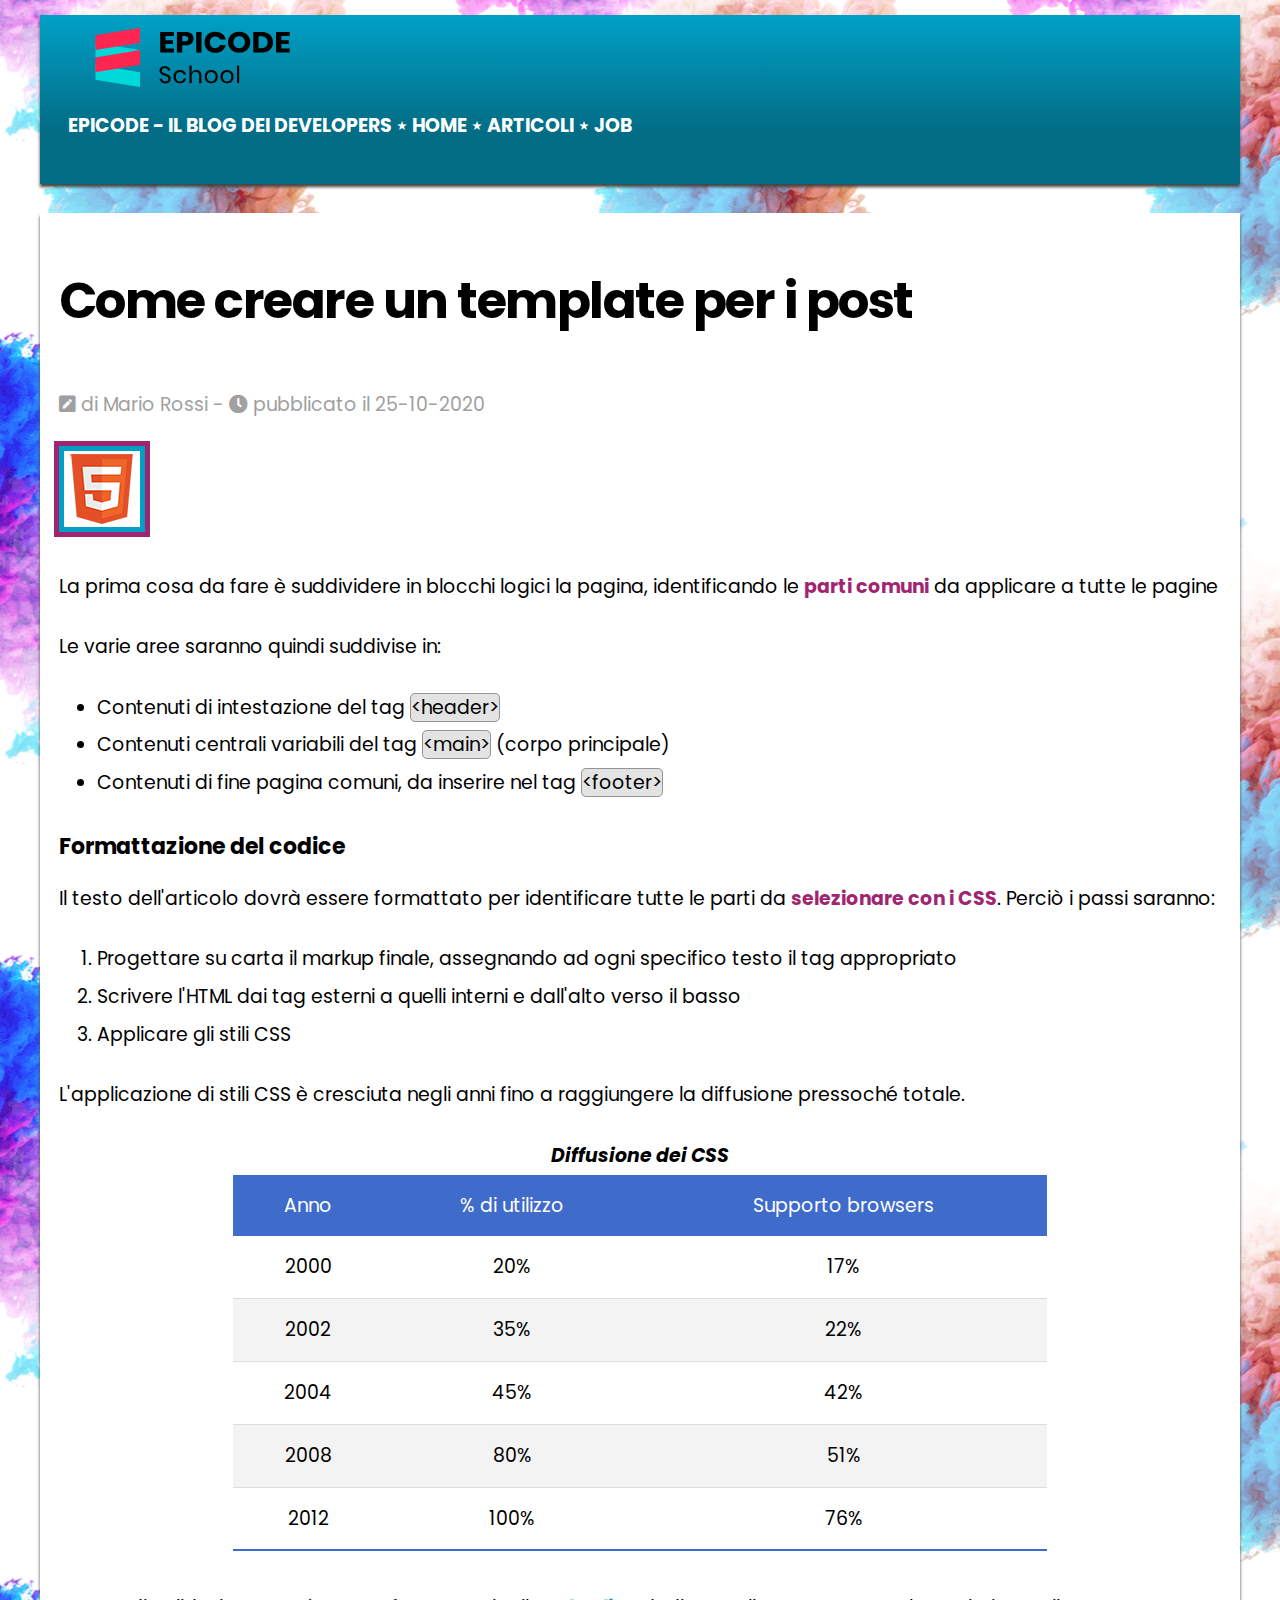
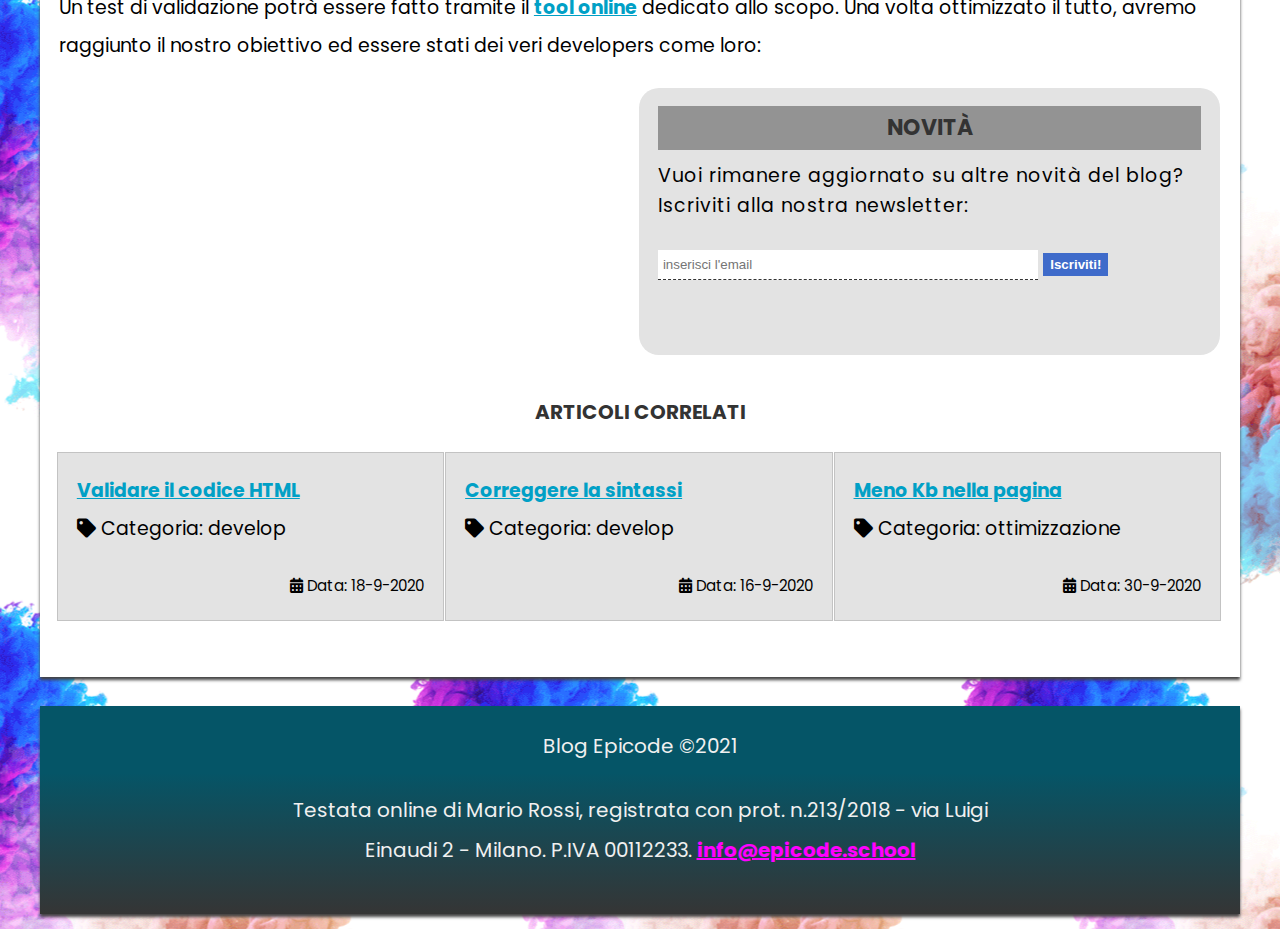
<file: Day1/base_di_partenza/index.html>
<!DOCTYPE html>
<html lang="it">

<head>
    <meta charset="utf-8">
    <title>Sviluppo di una pagina web - Blog Epicode</title>
    <meta name="description"
        content="Primi passi operativi per creare un modello di pagina HTML per un post. Scopri come iniziare in modo facile.">
    <meta name="viewport" content="width=device-width, initial-scale=1">
    <link rel="preconnect" href="https://fonts.gstatic.com">
    <link href="https://fonts.googleapis.com/css2?family=Poppins&display=swap" rel="stylesheet">
    <link rel="stylesheet" href="./assets/css/font-awesome.css">
    <link rel="stylesheet" href="./assets/css/reset.css">
    <link rel="stylesheet" href="./assets/css/style.css">
</head>

<body>
    <header>
        <div>
            <img src="./assets/img/logo.svg" alt="logo del blog" width="250" height="60">
            <p>Epicode - Il blog dei developers</p>
        </div>
        <nav>
            <ul>
                <li><a href="index.html" title="Home Page">Home</a></li>
                <li><a href="articoli.html" title="Elenco degli articoli tecnici pubblicati">Articoli</a></li>
                <li><a href="contatti.html" title="Candidati inviando un tuo cv">Job</a></li>
            </ul>
        </nav>

    </header>

    <hr>

    <main>
        <article>
            <h1>Come creare un template per i post</h1>
            <p><i class="fas fa-pen-square"></i> di Mario Rossi - <span><i class="fas fa-clock"></i> pubblicato il
                    25-10-2020</span></p>
                </p>
                <img src="./assets/img/badge.png" alt="Logo HTML5" id="logoHtml" />
                <p>
            <p>La prima cosa da fare è suddividere in blocchi logici la pagina, identificando le <strong>parti
                    comuni</strong> da applicare a tutte le pagine</p>

            <p>Le varie aree saranno quindi suddivise in:</p>
            <ul>
                <li>Contenuti di intestazione del tag <code>&lt;header&gt;</code></li>
                <li>Contenuti centrali variabili del tag <code>&lt;main&gt;</code> (corpo principale)</li>
                <li>Contenuti di fine pagina comuni, da inserire nel tag <code>&lt;footer&gt;</code></li>
            </ul>

            <h2>Formattazione del codice</h2>
            <p>Il testo dell'articolo dovrà essere formattato per identificare tutte le parti da <strong>selezionare con
                    i CSS</strong>. Perciò i passi saranno:</p>
            <ol>
                <li>Progettare su carta il markup finale, assegnando ad ogni specifico testo il tag appropriato</li>
                <li>Scrivere l'HTML dai tag esterni a quelli interni e dall'alto verso il basso</li>
                <li>Applicare gli stili CSS</li>
            </ol>

            <p>L'applicazione di stili CSS è cresciuta negli anni fino a raggiungere la diffusione pressoché totale.</p>

            <table>
                <caption>Diffusione dei CSS</caption>
                <thead>
                    <tr>
                        <th>Anno</th>
                        <th>% di utilizzo</th>
                        <th>Supporto browsers</th>
                    </tr>
                </thead>
                <tbody>
                    <tr>
                        <td>2000</td>
                        <td>20&percnt;</td>
                        <td>17&percnt;</td>
                    </tr>
                    <tr>
                        <td>2002</td>
                        <td>35&percnt;</td>
                        <td>22&percnt;</td>
                    </tr>
                    <tr>
                        <td>2004</td>
                        <td>45&percnt;</td>
                        <td>42&percnt;</td>
                    </tr>
                    <tr>
                        <td>2008</td>
                        <td>80&percnt;</td>
                        <td>51&percnt;</td>
                    </tr>
                    <tr>
                        <td>2012</td>
                        <td>100&percnt;</td>
                        <td>76&percnt;</td>
                    </tr>
                </tbody>
            </table>

            <p>Un test di validazione potrà essere fatto tramite il <a href="https://jigsaw.w3.org/css-validator/"
                    target="blank" title="Validatore CSS online del W3C">tool online</a> dedicato allo scopo. Una volta
                ottimizzato il tutto, avremo raggiunto il nostro obiettivo ed essere stati dei veri developers come
                loro:</p>

            <iframe width="300" height="300" src="https://www.youtube.com/embed/dvOvHXruEDM"
                title="YouTube video player"
                allow="accelerometer; autoplay; clipboard-write; encrypted-media; gyroscope; picture-in-picture"
                allowfullscreen></iframe>

            <section>
                <h2>Novità</h2>
                <p id="Iscriviti">Vuoi rimanere aggiornato su altre novità del blog? Iscriviti alla nostra newsletter:</p>

                <form method="POST" action="elabora_form.php">
                    <fieldset>
                        <input type="email" name="user_email" id="user_email" placeholder="inserisci l'email" required>
                        <button type="submit">Iscriviti!</button>
                    </fieldset>
                </form>
            </section>

        </article>

        <aside>
            <h2>Articoli correlati</h2>
            <div>
                <a href="post2.html"
                    title="Passaggi guidati per validare correttamente tutto il codice sviluppato">Validare il codice
                    HTML</a>
                <p><i class="fas fa-tag"></i> Categoria: develop</p>
                <p><i class="fas fa-calendar-alt"></i> Data: 18-9-2020</p>
            </div>

            <div>
                <a href="post3.html"
                    title="Passaggi guidati per controllare e correggere tutto il codice sviluppato">Correggere la
                    sintassi</a>
                <p><i class="fas fa-tag"></i> Categoria: develop</p>
                <p><i class="fas fa-calendar-alt"></i> Data: 16-9-2020</p>
            </div>

            <div>
                <a href="post4.html" title="Consigli ed approcci per ridurre il peso della pagina">Meno Kb nella
                    pagina</a>
                <p><i class="fas fa-tag"></i> Categoria: ottimizzazione</p>
                <p><i class="fas fa-calendar-alt"></i> Data: 30-9-2020</p>
            </div>
        </aside>
    </main>

    <hr>

    <footer>
        <p>Blog Epicode &copy;2021</p>
        <address>Testata online di Mario Rossi, registrata con prot. n.213/2018 - via Luigi Einaudi 2 - Milano. P.IVA
            00112233. <a href="mailto:info@epicode.school"
                title="contattami per informazioni/lavoro/privacy">info@epicode.school</a></address>
    </footer>

</body>

</html>
</file>
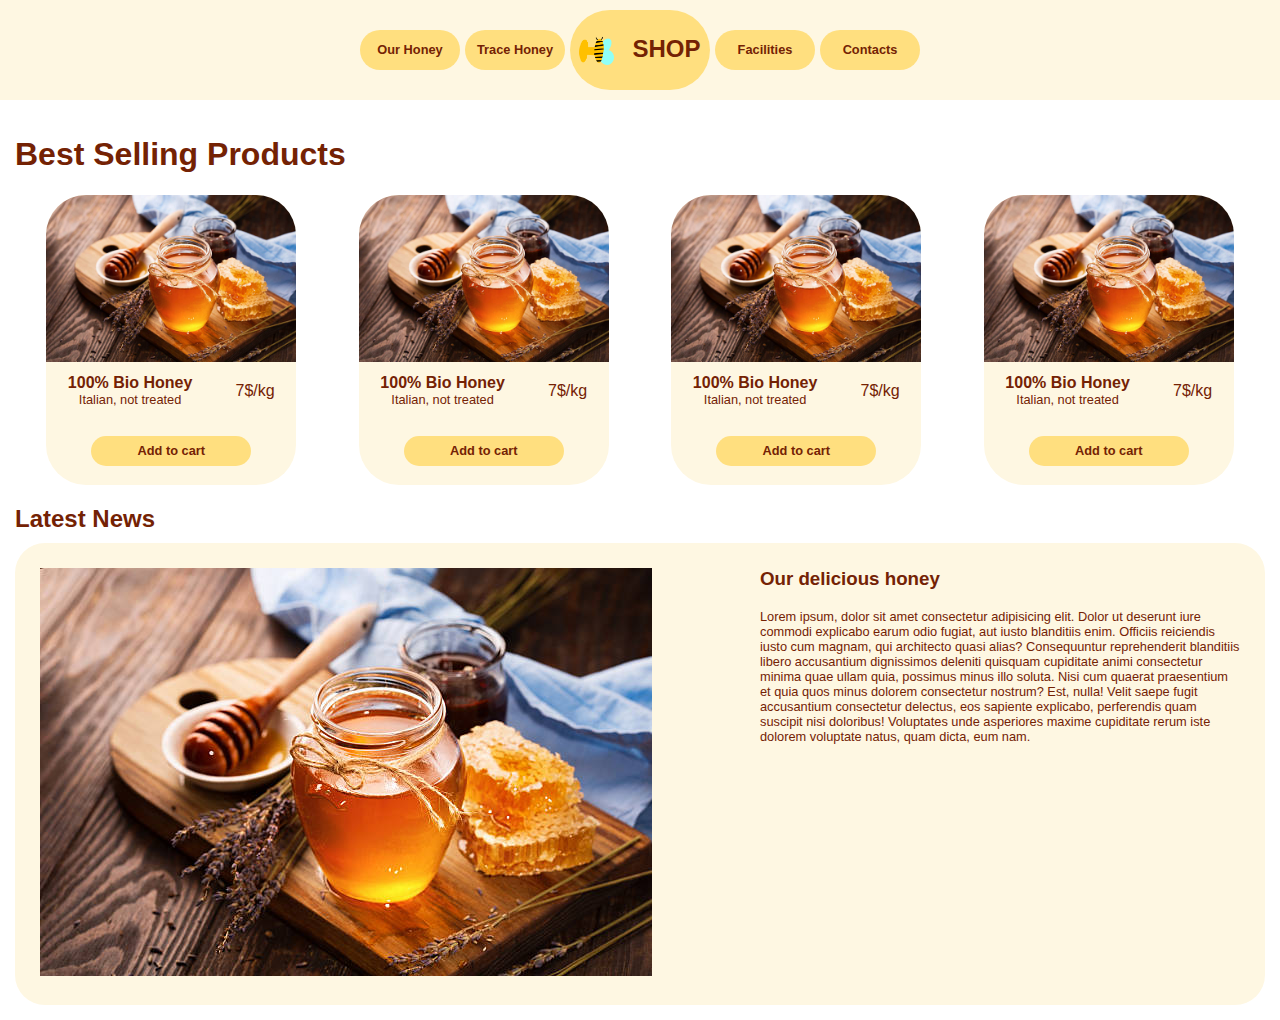
<file: Day3/layout.html>
<!DOCTYPE html>
<html lang="en">
  <head>
    <meta charset="UTF-8" />
    <meta name="viewport" content="width=device-width, initial-scale=1.0" />
    <title>As sweet as... Honey</title>
    <link rel="stylesheet" href="./assets /css/layout.css" />
  </head>
  <body>
    <div>
      <header>
        <nav>
          <ul>
            <li>Our Honey</li>
            <li>Trace Honey</li>
            <li id="shop-btn">
              <img
                src="../Day3/assets /imgs/logo.png"
                alt="Honey logo"
                width="35px"
              />SHOP
            </li>
            <li>Facilities</li>
            <li>Contacts</li>
          </ul>
        </nav>
      </header>
      <main>
        <h1>Best Selling Products</h1>
        <div class="cards-container">
          <div class="cards">
            <div class="honey-img">
              <img src="../Day3/assets /imgs/honey.jpg" alt="Our honey" />
            </div>
            <div class="card-content">
              <div class="product-description">
                <h4>100% Bio Honey</h4>
                <p>Italian, not treated</p>
              </div>
              <div class="product-price"><p>7$/kg</p></div>
            </div>
            <button>Add to cart</button>
          </div>
          <div class="cards">
            <div class="honey-img">
              <img src="../Day3/assets /imgs/honey.jpg" alt="Our honey" />
            </div>
            <div class="card-content">
              <div class="product-description">
                <h4>100% Bio Honey</h4>
                <p>Italian, not treated</p>
              </div>
              <div class="product-price"><p>7$/kg</p></div>
            </div>
            <button>Add to cart</button>
          </div>
          <div class="cards">
            <div class="honey-img">
              <img src="../Day3/assets /imgs/honey.jpg" alt="Our honey" />
            </div>
            <div class="card-content">
              <div class="product-description">
                <h4>100% Bio Honey</h4>
                <p>Italian, not treated</p>
              </div>
              <div class="product-price"><p>7$/kg</p></div>
            </div>
            <button>Add to cart</button>
          </div>
          <div class="cards">
            <div class="honey-img">
              <img src="../Day3/assets /imgs/honey.jpg" alt="Our honey" />
            </div>
            <div class="card-content">
              <div class="product-description">
                <h4>100% Bio Honey</h4>
                <p>Italian, not treated</p>
              </div>
              <div class="product-price"><p>7$/kg</p></div>
            </div>
            <button>Add to cart</button>
          </div>
        </div>
        <div class="main-article">
          <h2>Latest News</h2>
          <div class="article-container">
            <div class="article-text">
              <h3>Our delicious honey</h3>
              <p>
                Lorem ipsum, dolor sit amet consectetur adipisicing elit. Dolor
                ut deserunt iure commodi explicabo earum odio fugiat, aut iusto
                blanditiis enim. Officiis reiciendis iusto cum magnam, qui
                architecto quasi alias? Consequuntur reprehenderit blanditiis
                libero accusantium dignissimos deleniti quisquam cupiditate
                animi consectetur minima quae ullam quia, possimus minus illo
                soluta. Nisi cum quaerat praesentium et quia quos minus dolorem
                consectetur nostrum? Est, nulla! Velit saepe fugit accusantium
                consectetur delectus, eos sapiente explicabo, perferendis quam
                suscipit nisi doloribus! Voluptates unde asperiores maxime
                cupiditate rerum iste dolorem voluptate natus, quam dicta, eum
                nam.
              </p>
            </div>
            <div class="article-img">
              <img src="../Day3/assets /imgs/honey.jpg" alt="Our honey" />
            </div>
          </div>
        </div>
      </main>
    </div>
  </body>
</html>
</file>
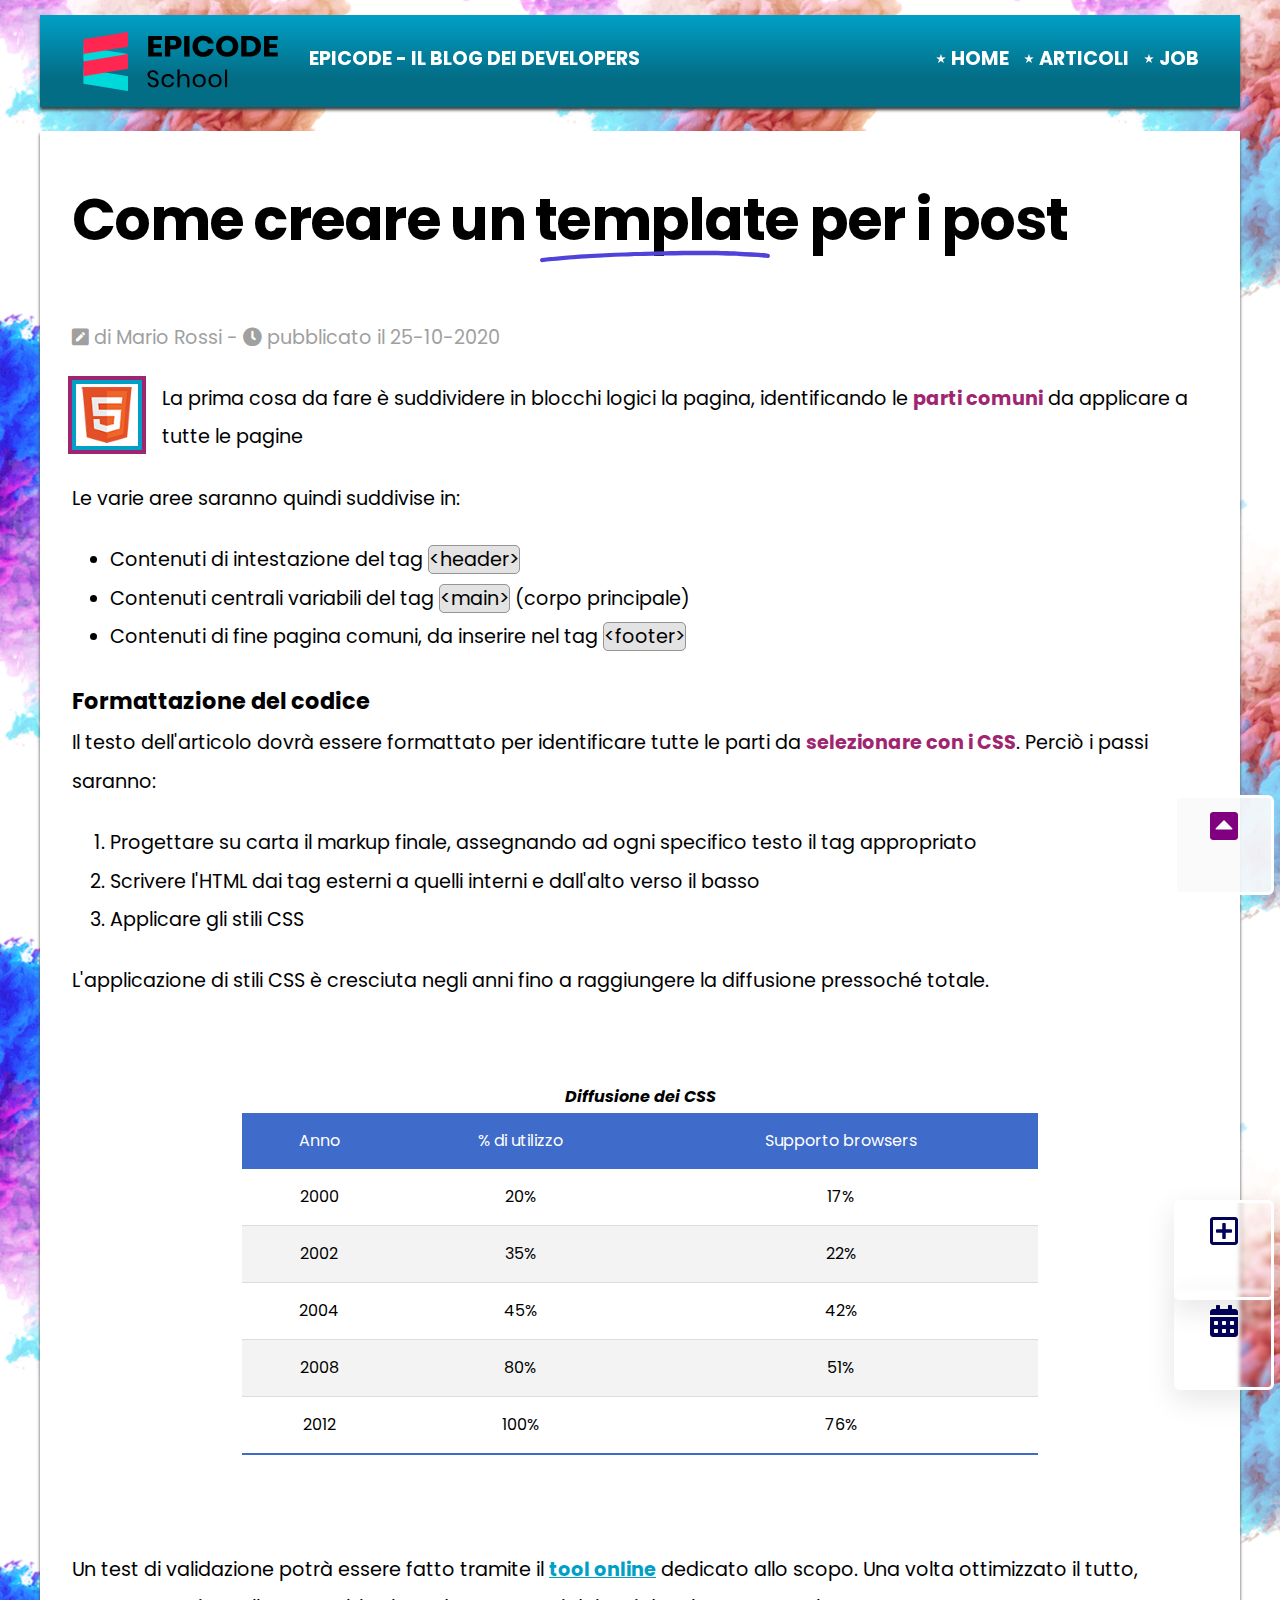
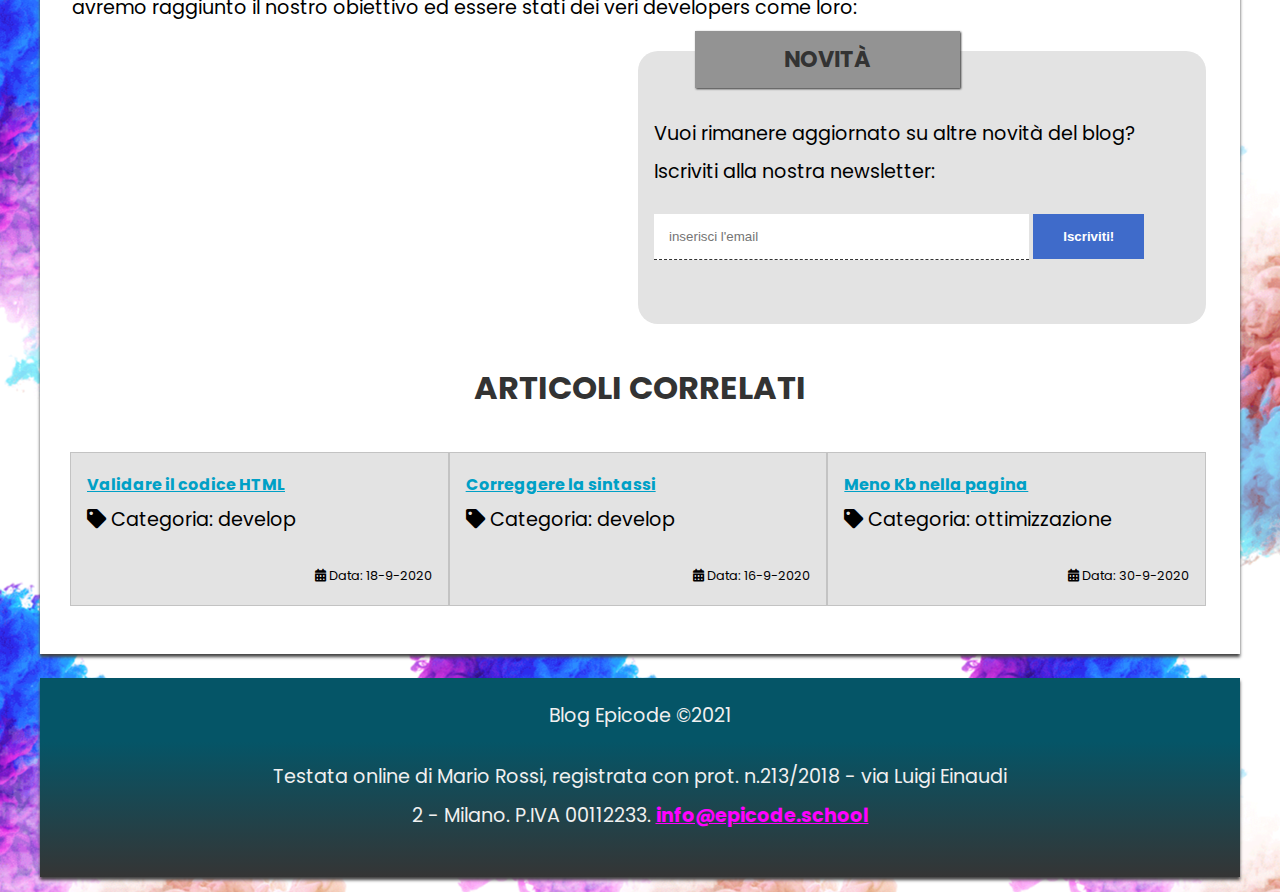
<file: Day2/base_di_partenza/articolo.html>
<!DOCTYPE html>
<html lang="it">
  <head>
    <meta charset="utf-8" />
    <title>Sviluppo di una pagina web - Blog Epicode</title>
    <meta
      name="description"
      content="Primi passi operativi per creare un modello di pagina HTML per un post. Scopri come iniziare in modo facile."
    />
    <meta name="viewport" content="width=device-width, initial-scale=1" />
    <link rel="preconnect" href="https://fonts.gstatic.com" />
    <link
      href="https://fonts.googleapis.com/css2?family=Poppins&display=swap"
      rel="stylesheet"
    />
    <link rel="stylesheet" href="./assets/css/font-awesome.css" />
    <link rel="stylesheet" href="./assets/css/reset.css" />
    <link rel="stylesheet" href="./assets/css/style.css" />
  </head>

  <body id="top">
    <header>
      <div class="brand">
        <img
          src="./assets/img/logo.svg"
          alt="logo del blog"
          width="250"
          height="60"
        />
        <p>Epicode - Il blog dei developers</p>
      </div>
      <nav>
        <ul>
          <li><a href="./index.html" title="Home Page">Home</a></li>
          <li>
            <a
              href="./articoli.html"
              title="Elenco degli articoli tecnici pubblicati"
              >Articoli</a
            >
          </li>
          <li>
            <a href="./contatti.html" title="Candidati inviando un tuo cv"
              >Job</a
            >
          </li>
        </ul>
      </nav>
    </header>

    <hr />

    <main>
      <article class="clearfix">
        <h1>
          Come creare un
          <span
            >template per i post<img
              src="./assets/img/underline.svg"
              alt="sottolineatura"
          /></span>
        </h1>
        <p>
          <i class="fas fa-pen-square"></i> di Mario Rossi -
          <span><i class="fas fa-clock"></i> pubblicato il 25-10-2020</span>
        </p>
        <img
          src="./assets/img/badge.png"
          class="imgLeft"
          alt="logo Html5"
          width="70"
          height="70"
        />
        <p>
          La prima cosa da fare è suddividere in blocchi logici la pagina,
          identificando le <strong>parti comuni</strong> da applicare a tutte le
          pagine
        </p>

        <p>Le varie aree saranno quindi suddivise in:</p>
        <ul>
          <li>Contenuti di intestazione del tag <code>&lt;header&gt;</code></li>
          <li>
            Contenuti centrali variabili del tag
            <code>&lt;main&gt;</code> (corpo principale)
          </li>
          <li>
            Contenuti di fine pagina comuni, da inserire nel tag
            <code>&lt;footer&gt;</code>
          </li>
        </ul>

        <h2>Formattazione del codice</h2>
        <p>
          Il testo dell'articolo dovrà essere formattato per identificare tutte
          le parti da <strong>selezionare con i CSS</strong>. Perciò i passi
          saranno:
        </p>
        <ol>
          <li>
            Progettare su carta il markup finale, assegnando ad ogni specifico
            testo il tag appropriato
          </li>
          <li>
            Scrivere l'HTML dai tag esterni a quelli interni e dall'alto verso
            il basso
          </li>
          <li>Applicare gli stili CSS</li>
        </ol>

        <p>
          L'applicazione di stili CSS è cresciuta negli anni fino a raggiungere
          la diffusione pressoché totale.
        </p>

        <table>
          <caption>
            Diffusione dei CSS
          </caption>
          <thead>
            <tr>
              <th>Anno</th>
              <th>% di utilizzo</th>
              <th>Supporto browsers</th>
            </tr>
          </thead>
          <tbody>
            <tr>
              <td>2000</td>
              <td>20&percnt;</td>
              <td>17&percnt;</td>
            </tr>
            <tr>
              <td>2002</td>
              <td>35&percnt;</td>
              <td>22&percnt;</td>
            </tr>
            <tr>
              <td>2004</td>
              <td>45&percnt;</td>
              <td>42&percnt;</td>
            </tr>
            <tr>
              <td>2008</td>
              <td>80&percnt;</td>
              <td>51&percnt;</td>
            </tr>
            <tr>
              <td>2012</td>
              <td>100&percnt;</td>
              <td>76&percnt;</td>
            </tr>
          </tbody>
        </table>

        <p>
          Un test di validazione potrà essere fatto tramite il
          <a
            href="https://jigsaw.w3.org/css-validator/"
            target="blank"
            title="Validatore CSS online del W3C"
            >tool online</a
          >
          dedicato allo scopo. Una volta ottimizzato il tutto, avremo raggiunto
          il nostro obiettivo ed essere stati dei veri developers come loro:
        </p>

        <iframe
          width="300"
          height="300"
          src="https://www.youtube.com/embed/dvOvHXruEDM"
          title="YouTube video player"
          allow="accelerometer; autoplay; clipboard-write; encrypted-media; gyroscope; picture-in-picture"
          allowfullscreen
        ></iframe>

        <section>
          <h2>Novità</h2>
          <p>
            Vuoi rimanere aggiornato su altre novità del blog? Iscriviti alla
            nostra newsletter:
          </p>

          <form method="POST" action="elabora_form.php">
            <fieldset>
              <input
                type="email"
                name="user_email"
                id="user_email"
                placeholder="inserisci l'email"
                required
              />
              <button type="submit">Iscriviti!</button>
            </fieldset>
          </form>
        </section>
      </article>

      <aside>
        <h2>Articoli correlati</h2>
        <div>
          <a
            href="./post2.html"
            title="Passaggi guidati per validare correttamente tutto il codice sviluppato"
            >Validare il codice HTML</a
          >
          <p><i class="fas fa-tag"></i> Categoria: develop</p>
          <p><i class="fas fa-calendar-alt"></i> Data: 18-9-2020</p>
        </div>

        <div>
          <a
            href="./post3.html"
            title="Passaggi guidati per controllare e correggere tutto il codice sviluppato"
            >Correggere la sintassi</a
          >
          <p><i class="fas fa-tag"></i> Categoria: develop</p>
          <p><i class="fas fa-calendar-alt"></i> Data: 16-9-2020</p>
        </div>

        <div>
          <a
            href="./post4.html"
            title="Consigli ed approcci per ridurre il peso della pagina"
            >Meno Kb nella pagina</a
          >
          <p><i class="fas fa-tag"></i> Categoria: ottimizzazione</p>
          <p><i class="fas fa-calendar-alt"></i> Data: 30-9-2020</p>
        </div>
      </aside>
    </main>

    <hr />

    <footer>
      <p>Blog Epicode &copy;2021</p>
      <address>
        Testata online di Mario Rossi, registrata con prot. n.213/2018 - via
        Luigi Einaudi 2 - Milano. P.IVA 00112233.
        <a
          href="mailto:info@epicode.school"
          title="contattami per informazioni/lavoro/privacy"
          >info@epicode.school</a
        >
      </address>
    </footer>
    <span class="iconup">
      <svg
        xmlns="http://www.w3.org/2000/svg"
        height="2em"
        viewBox="0 0 448 512"
      >
        <path
          d="M0 432V80c0-26.51 21.49-48 48-48h352c26.51 0 48 21.49 48 48v352c0 26.51-21.49 48-48 48H48c-26.51 0-48-21.49-48-48zm355.515-140.485l-123.03-123.03c-4.686-4.686-12.284-4.686-16.971 0L92.485 291.515c-7.56 7.56-2.206 20.485 8.485 20.485h246.059c10.691 0 16.045-12.926 8.486-20.485z"
        />
      </svg>
    </span>
    <span class="calendar">
      <svg
        xmlns="http://www.w3.org/2000/svg"
        height="2em"
        viewBox="0 0 448 512"
      >
        <path
          d="M0 464c0 26.5 21.5 48 48 48h352c26.5 0 48-21.5 48-48V192H0v272zm320-196c0-6.6 5.4-12 12-12h40c6.6 0 12 5.4 12 12v40c0 6.6-5.4 12-12 12h-40c-6.6 0-12-5.4-12-12v-40zm0 128c0-6.6 5.4-12 12-12h40c6.6 0 12 5.4 12 12v40c0 6.6-5.4 12-12 12h-40c-6.6 0-12-5.4-12-12v-40zM192 268c0-6.6 5.4-12 12-12h40c6.6 0 12 5.4 12 12v40c0 6.6-5.4 12-12 12h-40c-6.6 0-12-5.4-12-12v-40zm0 128c0-6.6 5.4-12 12-12h40c6.6 0 12 5.4 12 12v40c0 6.6-5.4 12-12 12h-40c-6.6 0-12-5.4-12-12v-40zM64 268c0-6.6 5.4-12 12-12h40c6.6 0 12 5.4 12 12v40c0 6.6-5.4 12-12 12H76c-6.6 0-12-5.4-12-12v-40zm0 128c0-6.6 5.4-12 12-12h40c6.6 0 12 5.4 12 12v40c0 6.6-5.4 12-12 12H76c-6.6 0-12-5.4-12-12v-40zM400 64h-48V16c0-8.8-7.2-16-16-16h-32c-8.8 0-16 7.2-16 16v48H160V16c0-8.8-7.2-16-16-16h-32c-8.8 0-16 7.2-16 16v48H48C21.5 64 0 85.5 0 112v48h448v-48c0-26.5-21.5-48-48-48z"
        />
      </svg>
    </span>
    <span class="plus">
      <svg
        xmlns="http://www.w3.org/2000/svg"
        height="2em"
        viewBox="0 0 448 512"
      >
        <path
          d="M352 240v32c0 6.6-5.4 12-12 12h-88v88c0 6.6-5.4 12-12 12h-32c-6.6 0-12-5.4-12-12v-88h-88c-6.6 0-12-5.4-12-12v-32c0-6.6 5.4-12 12-12h88v-88c0-6.6 5.4-12 12-12h32c6.6 0 12 5.4 12 12v88h88c6.6 0 12 5.4 12 12zm96-160v352c0 26.5-21.5 48-48 48H48c-26.5 0-48-21.5-48-48V80c0-26.5 21.5-48 48-48h352c26.5 0 48 21.5 48 48zm-48 346V86c0-3.3-2.7-6-6-6H54c-3.3 0-6 2.7-6 6v340c0 3.3 2.7 6 6 6h340c3.3 0 6-2.7 6-6z"
        />
      </svg>
    </span>
  </body>
</html>
</file>
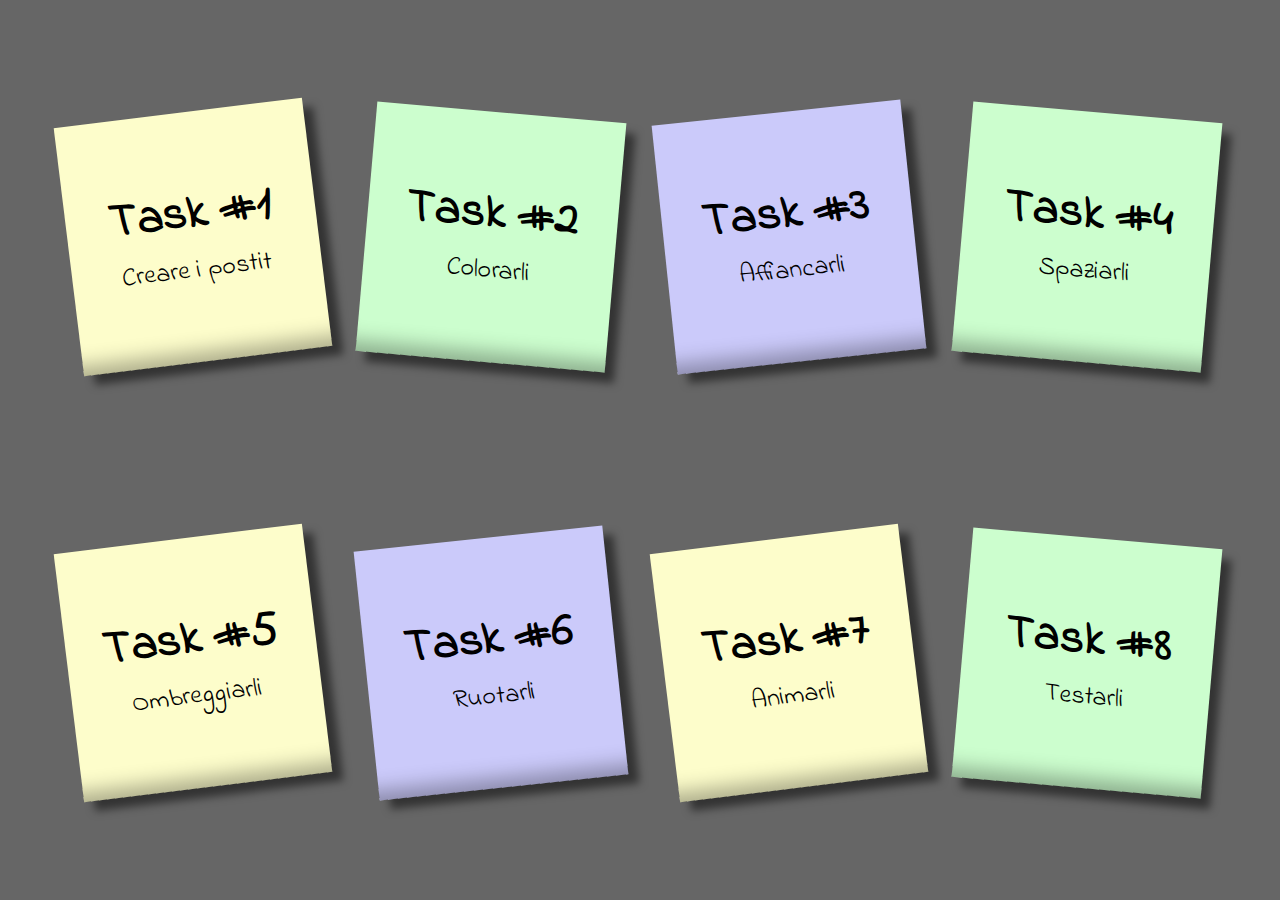
<file: Day4/parte1/postit.html>
<!DOCTYPE html>
<html lang="it">
  <head>
    <meta charset="utf-8" />
    <title>Esempio di lavagna con Post It</title>
    <meta
      name="description"
      content="Creazione di una lavagna con post animati al rollover"
    />
    <meta name="viewport" content="width=device-width, initial-scale=1" />
    <link rel="preconnect" href="https://fonts.gstatic.com" />
    <link
      href="https://fonts.googleapis.com/css2?family=Indie+Flower&display=swap"
      rel="stylesheet"
    />
    <link rel="stylesheet" href="reset.css" />
    <link rel="stylesheet" href="postit.css" />
  </head>

  <body>
    <div class="container">
      <div class="postit yellow" id="card1">
        <h2>Task #1</h2>
        <p>Creare i postit</p>
      </div>
      <div class="postit green" id="card2">
        <h2>Task #2</h2>
        <p>Colorarli</p>
      </div>
      <div class="postit purple" id="card3">
        <h2>Task #3</h2>
        <p>Affiancarli</p>
      </div>
      <div class="postit green" id="card4">
        <h2>Task #4</h2>
        <p>Spaziarli</p>
      </div>
      <div class="postit yellow" id="card5">
        <h2>Task #5</h2>
        <p>Ombreggiarli</p>
      </div>
      <div class="postit purple" id="card6">
        <h2>Task #6</h2>
        <p>Ruotarli</p>
      </div>
      <div class="postit yellow" id="card7">
        <h2>Task #7</h2>
        <p>Animarli</p>
      </div>
      <div class="postit green" id="card8">
        <h2>Task #8</h2>
        <p>Testarli</p>
      </div>
    </div>
  </body>
</html>
</file>
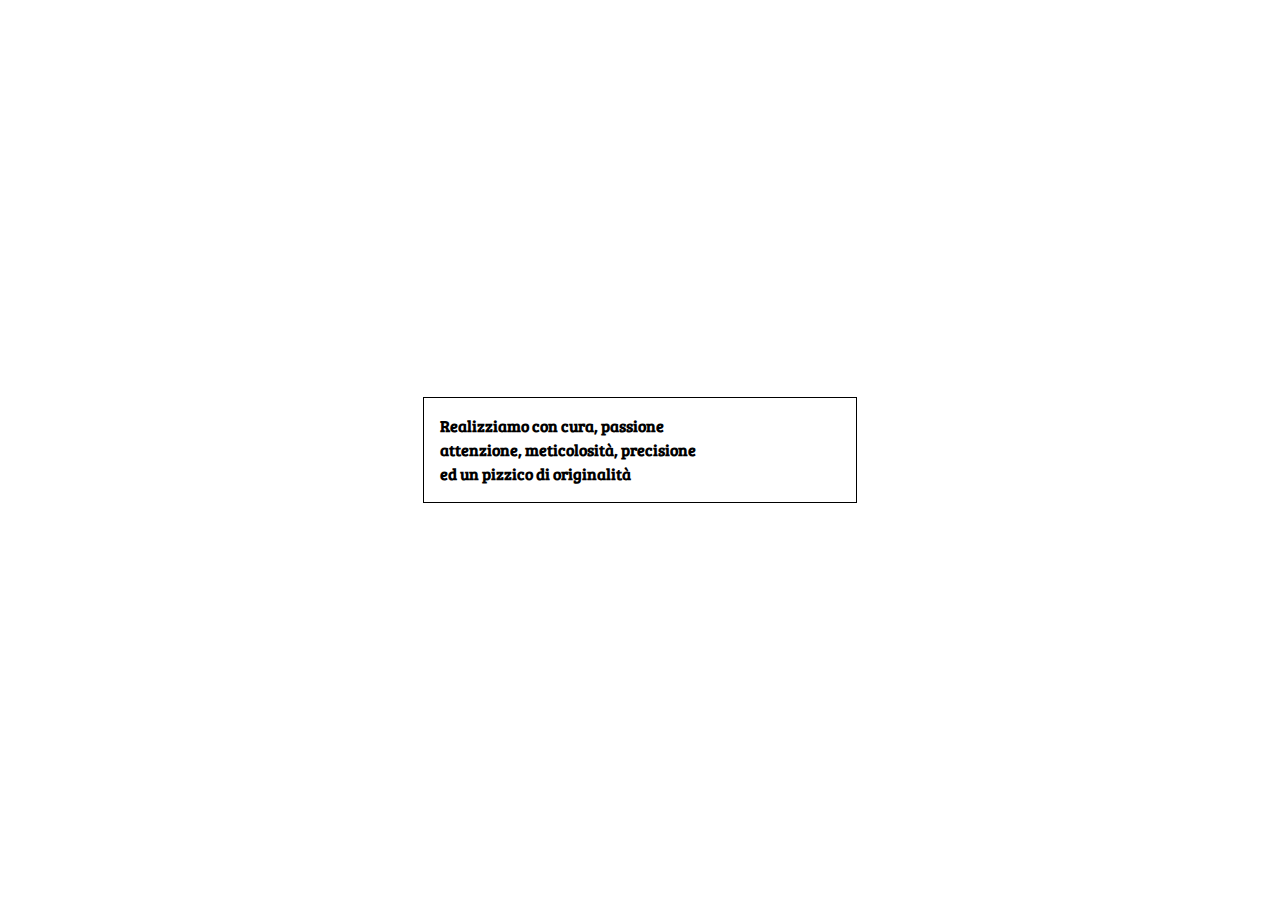
<file: Day4/parte2/frase.html>
<!DOCTYPE html>
<html lang="it">
	<head>
		<meta charset="utf-8">
		<title>Esempio di testo a rotazione</title>
		<meta name="description" content="Creazione di uno slogan con testo a rotazione sfruttando le animazioni CSS">
		<meta name="viewport" content="width=device-width, initial-scale=1">
		<link rel="preconnect" href="https://fonts.gstatic.com">
		<link href="https://fonts.googleapis.com/css2?family=Bree+Serif&display=swap" rel="stylesheet">
		<link rel="stylesheet" href="reset.css">
		<link rel="stylesheet" href="frase.css">
	</head>
    <body>
		<main>
			<div id="testoAlternato">
				<p>
					Realizziamo con cura, passione
					<br>
					attenzione, meticolosità, precisione
					<br>
					ed un pizzico di originalità
					<span class="parole">
						<i>interfacce web</i>
						<i>single page app</i>
						<i>app native</i>
					</span>
				</p>
			</div>
		</main>
    </body>
</html>
</file>
<file: Day1/base_di_partenza/assets/css/style.css>
/* IMPOSTAZIONI GENERALI */
html {
  font-size: 62.5%;
}
body {
  font-family: Poppins, "Helvetica Neue", sans-serif;
  font-size: 1.4rem;
  line-height: 1.5;
  padding: 15px;
  background-image: url("../img/sfondo.png");
  background-position: center center;
}
* {
  box-sizing: border-box;
}
hr {
  display: none;
} /* rimuove l'elemento */

/* HEADER */
header {
  background: rgb(0, 160, 198);
  background: linear-gradient(
    180deg,
    rgba(0, 160, 198, 1) 0%,
    rgba(3, 109, 134, 1) 68%
  );
  text-align: center;
  text-transform: uppercase;
  font-weight: bold;
  color: white;
  box-shadow: 0 3px 3px #444;
  margin-bottom: 1.5em;
  padding: 2em 1.5em;
}
header div img {
  margin-bottom: 20px;
}
header nav ul {
  margin: 0;
}
header nav li {
  list-style: none;
}
header nav li a {
  color: white;
  text-decoration: none;
}
header nav li a:hover {
  color: red;
}
header nav li a::before {
  content: "\22c6\0020";
}

/* MAIN */
main {
  background-color: #fff;
  box-shadow: 0 3px 3px #444;
  padding: 2em 1em;
  margin-bottom: 1.5em;
}
section {
  background-color: #e3e3e3;
  padding: 1em;
  margin-bottom: 2em;
}
section h2 {
  text-align: center;
  color: #333;
  font-size: 2rem;
  font-weight: bold;
  text-transform: uppercase;
  margin-bottom: 1em;
}

/* ELEMENTI NEL MAIN - ARTICLE */
h1 {
  font-size: 2.6rem;
  font-weight: bold;
  letter-spacing: -0.03em;
  margin-bottom: 0.7em;
}
p,
address,
ul,
ol,
dl,
blockquote {
  margin-bottom: 1.2em;
}
h1 + p {
  color: #a0a0a0;
}
ul,
ol {
  margin-left: 2em;
}
a {
  color: #00a0c6;
  font-weight: bold;
}
strong {
  color: #a02571;
  font-weight: bold;
}
code {
  background-color: #e3e3e3;
  border: 1px solid #969494;
  border-radius: 5px;
}
iframe {
  width: 100%;
  height: auto;
  margin-bottom: 2em;
  border-radius: 20px;
}

/* TABELLE */
table {
  margin-bottom: 2em;
}
caption {
  font-weight: bold;
  font-style: italic;
}
thead tr {
  background-color: #3f6bca;
  color: #ffffff;
}
th,
td {
  padding: 12px 15px;
  vertical-align: bottom;
  text-align: center;
}
tbody tr {
  border-bottom: 1px solid #dddddd;
}

tbody tr:nth-of-type(even) {
  background-color: #f3f3f3;
}

tbody tr:last-of-type {
  border-bottom: 2px solid #3f6bca;
}

/* FORM */
input {
  padding: 5px;
  border: 0;
  border-bottom: 1px dashed #333;
}
button {
  padding: 4px 7px;
  background-color: #3f6bca;
  border: 0;
  color: white;
  font-weight: bold;
}

/* ELEMENTI NELL' ASIDE */
aside h2 {
  text-align: center;
  color: #333;
  font-size: 2rem;
  font-weight: bold;
  text-transform: uppercase;
  margin-bottom: 1em;
}
aside div {
  background-color: #e3e3e3;
  border: 1px solid #c3c3c3;
  margin-bottom: 1em;
  padding: 1em;
}
aside div p:last-child {
  margin-bottom: 0;
  font-size: 0.8em;
  text-align: right;
}

/* FOOTER */
footer {
  background: rgb(53, 53, 53);
  background: linear-gradient(
    0deg,
    rgba(53, 53, 53, 1) 0%,
    rgba(5, 85, 103, 1) 68%
  );
  box-shadow: 0 3px 3px #444;
  color: #f0f0f0;
  padding: 1em;
  text-align: center;
  font-size: 1.2rem;
}
footer a {
  color: fuchsia;
}
#logoHtml {
  border: solid 0.5rem #00a0c6;
  outline: solid 0.5rem #a02571;
  margin-right: 20px;
  padding: 3px;
}
/*576px*/

@media screen and (min-width: 576px) {
  table {
    margin: auto;
    margin-bottom: 2em;
    width: 70%;
  }
  header ul li {
    display: inline-block;
  }
  h1 {
    font-size: 5rem;
  }
  body {
    font-size: 1.89rem;
    font-weight: none;
  }
  section h2 {
    font-size: 2.2rem;
    background-color: #939393;
  }
  section p {
    line-height: 3rem;
    word-spacing: 2rem;
  }
  footer {
    font-size: 2.2rem;
  }
}

/*768px*/

@media screen and (min-width: 768px) {
  input {
    width: 70%;
    height: 3rem;
  }
  footer {
    font-size: 2rem;
  }
  h2 {
    font-weight: bold;
    font-size: 2.2rem;
  }
  #Iscriviti {
    word-spacing: inherit;
    letter-spacing: 1px;
  }
}

/*1200px*/
@media screen and (min-width: 1200px) {
  header {
    text-align: left;
    padding-bottom: 17px;
    padding-top: 12px;
  }
  header .brand,
  header nav,
  header .brand p {
    display: inline-block;
  }
  header .brand {
    width: 75%;
  }
  header .brand img {
    vertical-align: middle;
  }
  header .brand p {
    margin-bottom: 0;
  }

  header div {
    display: inline-block;
    align-items: center;
  }
  body {
    line-height: 2;
  }

  main {
    margin: auto;
    margin-bottom: 1.5em;
  }
  footer {
    margin: auto;
  }
  header img header div p {
    margin: 0;
  }
  header nav {
    width: 15em;
  }
  header img {
    display: block;
  }
  ul ol {
    line-height: 1.8em;
  }
  article h2 {
    margin-bottom: 0.5em;
  }
  iframe,
  section {
    display: inline-block;
    width: 50%;
    margin-inline: -2px;
    vertical-align: middle;
  }
  iframe {
    height: 267px;
  }
  section {
    border-radius: 20px;
    height: 267px;
  }
  #videoNovità {
    display: inline-block;
  }
  aside div {
    display: inline-block;
    width: 33.33%;
    margin-inline: -2px;
  }
  footer {
    padding: 1em 12em;
  }
  header,
  main,
  footer {
    max-width: 1200px;
    margin-left: auto;
    margin-right: auto;
  }
}

/*stampa*/

@media print {
  body {
    font-size: 20px;
    background-image: none;
  }
  main {
    box-shadow: none;
    margin: 0;
  }
  header,
  article section,
  iframe,
  aside,
  footer,
  .social,
  .toTop {
    display: none;
  }
  #logoHtml {
    padding: 1px;
  }

  header div p {
    color: black;
  }
  main {
    box-shadow: none;
  }
}
</file>
<file: Day3/assets /css/layout.css>
* {
  box-sizing: border-box;
}

body {
  margin: unset;
  font-family: Arial, Helvetica, sans-serif;
  color: #742204;
}

header {
  background-color: #fef7e2;
  width: 100%;
}

/* NAVBAR */

nav {
  width: 100%;
  height: 100px;
  display: flex;
}

ul {
  list-style: none;
  padding: 0;
  width: 100%;
  display: flex;
  justify-content: center;
  gap: 5px;
  align-items: center;
}

li {
  background-color: #ffdf7f;
  font-weight: 700;
  font-size: 0.8rem;
  height: 40px;
  width: 100px;
  border-radius: 20px;
  text-align: center;
  padding-top: 12px;
}

#shop-btn {
  height: 80px;
  border-radius: 40px;
  width: 140px;
  font-size: 1.5rem;
  padding-top: 25px;
}

#shop-btn img {
  margin-right: 18px;
  vertical-align: middle;
}
/* MAIN */

main {
  padding: 15px;
}

h1,
h2 {
  font-weight: 800;
}

/* PRODUCT CARD */

.cards-container {
  display: flex;
  flex-wrap: wrap;
  justify-content: space-around;
  row-gap: 30px;
}

.cards {
  width: 250px;
  height: 290px;
  background-color: #fef7e2;
  border-radius: 40px;
  display: flex;
  flex-direction: column;
}

.honey-img img {
  width: 100%;
  border-top-right-radius: 40px;
  border-top-left-radius: 40px;
}

.card-content {
  display: flex;
  justify-content: space-around;
  align-items: center;
}

.product-description {
  text-align: center;
}

.product-description h4,
.product-description p {
  margin: 0;
}

.product-description p {
  font-size: 0.8rem;
}

.cards button {
  align-self: center;
  border-style: none;
  width: 160px;
  height: 30px;
  font-size: 0.8rem;
  font-weight: 700;
  color: #742204;
  background-color: #ffdf7f;
  border-radius: 20px;
  margin-top: 20px;
}

/* ARTICLE */

h2 {
  margin-bottom: 10px;
}

.article-container {
  background-color: #fef7e2;
  padding: 25px;
  border-radius: 30px;
}

.article-text h3 {
  font-weight: 800;
  margin-top: 0;
}

.article-img img {
  width: 100%;
}

/* MEDIA QUERY */

@media screen and (min-width: 769px) {
  .article-container {
    display: flex;
    flex-direction: row-reverse;
    align-items: flex-start;
    justify-content: space-between;
  }

  .article-text {
    max-width: 40%;
  }

  .article-text p {
    font-size: 0.8rem;
  }

  .article-img {
    max-width: 55%;
  }
}
</file>
<file: Day2/base_di_partenza/assets/css/style.css>
/* IMPOSTAZIONI GENERALI */

body {
  font-family: Poppins, "Helvetica Neue", sans-serif;
  line-height: 1.6;
  padding: 15px;
  background-image: url("../img/sfondo.png");
  background-position: center center;
}

* {
  box-sizing: border-box;
}

hr {
  display: none;
} /* rimuove l'elemento */

/* HEADER */
header {
  background: rgb(0, 160, 198);
  background: linear-gradient(
    180deg,
    rgba(0, 160, 198, 1) 0%,
    rgba(3, 109, 134, 1) 68%
  );
  text-align: center;
  text-transform: uppercase;
  font-weight: bold;
  color: white;
  box-shadow: 0 3px 3px #444;
  margin-bottom: 1.5em;
  padding: 2em 1.5em;
  padding: 2em 1.5em;
  position: sticky;
  top: 0;
  z-index: 10;
}

@media screen and (min-width: 800px) {
  header {
    padding: 1em;
  }
}

@media screen and (max-width: 1199px) {
  header .brand img {
    margin-bottom: 20px;
  }
}

@media screen and (min-width: 1200px) {
  header {
    text-align: left;
  }
  header .brand,
  header nav,
  header .brand p {
    display: inline-block;
  }

  header .brand {
    width: 75%;
  }
  header .brand img {
    vertical-align: middle;
  }
  header .brand p {
    margin-bottom: 0;
  }
}

header nav ul {
  margin: 0;
}
header nav li {
  list-style: none;
  display: inline-block;
  margin-right: 10px;
}
header nav li:last-child {
  margin-right: 0;
}
header nav li a {
  color: white;
  text-decoration: none;
}
header nav li a:hover {
  color: red;
}
header nav li a::before {
  content: "\22c6\0020";
}

/* MAIN */
main {
  background-color: #fff;
  box-shadow: 0 3px 3px #444;
  padding: 2em 1em;
  margin-bottom: 1.5em;
}
@media screen and (min-width: 700px) {
  main {
    padding: 2em;
  }
}

section {
  background-color: #e3e3e3;
  padding: 4em 1em;
  margin-bottom: 2em;
  position: relative;
}

section h2 {
  text-align: center;
  color: #333;

  font-weight: bold;
  text-transform: uppercase;

  background-color: #939393;
  position: absolute;
  top: -7%;
  left: 10%;
  padding: 6px 4em;
  box-shadow: 1px 1px 2px #333;
}

/* ELEMENTI NEL MAIN - ARTICLE */
h1 {
  font-size: 2.6rem;
  font-weight: bold;
  letter-spacing: -0.03em;
  margin-bottom: 0.7em;
}
h1 span {
  position: relative;
}

span img {
  position: absolute;
  bottom: -3px;
  left: 5px;
  width: 230px;
}

p,
address,
ul,
ol,
dl,
blockquote {
  margin-bottom: 1.2em;
}

h1 + p {
  color: #a0a0a0;
}

@media screen and (max-width: 499px) {
  p,
  ul,
  ol {
    font-size: 1.4rem;
  }

  h2 {
    font-size: 1.8rem;
    font-weight: 700;
  }
}

@media screen and (min-width: 500px) {
  h1 {
    font-size: 3rem;
  }

  p,
  ul,
  ol {
    font-size: 1.2rem;
  }

  h2 {
    font-size: 1.4rem;
    font-weight: 700;
  }
}

@media screen and (min-width: 700px) {
  h1 {
    font-size: 3.6rem;
  }
}

@media screen and (min-width: 1200px) {
  body {
    line-height: 2;
  }
  section {
    border-radius: 20px;
  }
}

.imgLeft {
  margin-right: 20px;
  border: 4px solid #00a0c6;
  outline: 4px solid #a02571;
  padding: 3px;
  float: left;
}
ul,
ol {
  margin-left: 2em;
}
a {
  color: #00a0c6;
  font-weight: bold;
}
strong {
  color: #a02571;
  font-weight: bold;
}
code {
  background-color: #e3e3e3;
  border: 1px solid #969494;
  border-radius: 5px;
}
iframe {
  width: 100%;
  height: auto;
  margin-bottom: 2em;
  border-radius: 20px;
}

@media screen and (min-width: 1200px) {
  iframe,
  section {
    display: inline-block;
    width: 50%;
    margin-inline: -2px;
    vertical-align: middle;
  }

  iframe {
    height: 267px;
  }
}

/* TABELLE */
table {
  margin-bottom: 2em;
}
@media screen and (min-width: 500px) {
  table {
    margin: 0 auto 2em;
  }
}
@media screen and (min-width: 700px) {
  table {
    width: 70%;
    margin-block-start: 5rem;
    margin-block-end: 6rem;
  }
}

caption {
  font-weight: bold;
  font-style: italic;
}
thead tr {
  background-color: #3f6bca;
  color: #ffffff;
}
th,
td {
  padding: 12px 15px;
  vertical-align: bottom;
  text-align: center;
}
tbody tr {
  border-bottom: 1px solid #dddddd;
}

tbody tr:nth-of-type(even) {
  background-color: #f3f3f3;
}

tbody tr:last-of-type {
  border-bottom: 2px solid #3f6bca;
}

/* FORM */
input {
  padding: 5px;
  border: 0;
  border-bottom: 1px dashed #333;
}
button {
  padding: 4px 7px;
  background-color: #3f6bca;
  border: 0;
  color: white;
  font-weight: bold;
}
@media screen and (min-width: 500px) {
  input {
    display: inline-block;
    width: 70%;
  }
}
@media screen and (min-width: 700px) {
  input {
    padding: 15px;
  }
  button {
    padding: 15px 30px;
  }
}

/* ELEMENTI NELL' ASIDE */
aside h2 {
  text-align: center;
  color: #333;
  font-size: 2rem;
  font-weight: bold;
  text-transform: uppercase;
  margin-bottom: 1em;
}
aside div {
  background-color: #e3e3e3;
  border: 1px solid #c3c3c3;
  margin-bottom: 1em;
  padding: 1em;
}

@media screen and (min-width: 1200px) {
  aside div {
    display: inline-block;
    width: 33.333%;
    margin-inline: -2px;
  }
}
aside div p:last-child {
  margin-bottom: 0;
  font-size: 0.8em;
  text-align: right;
}

/* FOOTER */
footer {
  background: rgb(53, 53, 53);
  background: linear-gradient(
    0deg,
    rgba(53, 53, 53, 1) 0%,
    rgba(5, 85, 103, 1) 68%
  );
  box-shadow: 0 3px 3px #444;
  color: #f0f0f0;
  padding: 1em;
  text-align: center;
  font-size: 1.2rem;
}
.iconup {
  border: 3px solid white;
  background-color: rgba(249, 249, 249, 0.91);
  border-radius: 6px;
  position: fixed;
  fill: purple;
  bottom: 5px;
  right: 6px;
  z-index: 11;
  padding: 12px;
  height: 100px;
  width: 100px;
  text-align: center;
}
.calendar {
  fill: rgb(3, 3, 90);
  border: 3px solid white;
  backdrop-filter: blur(2px);
  box-shadow: 0 10px 30px rgba(0, 0, 0, 10%);
  border-radius: 6px;
  position: fixed;
  top: 1290px;
  right: 6px;
  z-index: 11;
  padding: 12px;
  height: 100px;
  width: 100px;
  text-align: center;
}
.plus {
  fill: rgb(3, 3, 90);
  border: 3px solid white;
  backdrop-filter: blur(2px);
  box-shadow: 0 10px 30px rgba(0, 0, 0, 10%);
  border-radius: 6px;
  position: fixed;
  top: 1200px;
  right: 6px;
  z-index: 11;
  padding: 12px;
  height: 100px;
  width: 100px;
  text-align: center;
}
@media screen and (min-width: 800px) {
  footer {
    padding: 1em 12em;
  }
}

footer a {
  color: fuchsia;
}

@media screen and (min-width: 1200px) {
  header,
  main,
  footer {
    max-width: 1200px;
    margin-left: auto;
    margin-right: auto;
  }
}

@media print {
  body {
    font-size: 24px;
    padding: 0;
    background-image: none;
  }
  main {
    box-shadow: none;
    margin: 0;
  }
  thead tr {
    background-color: #d3d3d3;
    color: black;
  }
  thead tr,
  tbody tr {
    border-bottom: 1px solid #666;
  }

  header,
  article section,
  iframe,
  aside,
  footer,
  .social,
  .toTop {
    display: none;
  }
}
</file>
<file: Day4/parte1/postit.css>
@import url("https://fonts.googleapis.com/css2?family=Indie+Flower&display=swap");

*,
*::before,
*::after {
  box-sizing: border-box;
  margin: 0;
  padding: 0;
}

body {
  font-family: "Indie Flower", cursive;
  background-color: #666666;
}
.container {
  display: flex;
  justify-content: center;
  align-items: center;
  height: 100vh;
  flex-wrap: wrap;
  padding: 3rem;
  gap: 3rem;
}
.postit {
  display: flex;
  flex-direction: column;
  justify-content: center;
  row-gap: 20px;
  text-align: center;
  height: 250px;
  width: 250px;
  box-shadow: inset 0px -30px 20px -20px #00000050, 10px 10px 8px 0px #00000080;
  transition: 0.3s ease-in-out;
}

.postit h2 {
  font-size: 48px;
  font-weight: bold;
}

.postit p {
  font-size: 26px;
}

.yellow {
  background-color: #fdfdcb;
  rotate: -7deg;
}

.green {
  background-color: #ccfece;
  rotate: 5deg;
}

.purple {
  background-color: #cbcafa;
  rotate: -6deg;
}

.postit:hover {
  rotate: unset;
  scale: 1.3;
  z-index: 1;
  cursor: pointer;
}
#card1 {
  animation: postit 1s;
}
#card2 {
  animation: postit 2s;
}
#card3 {
  animation: postit 3s;
}
#card4 {
  animation: postit 4s;
}
#card5 {
  animation: postit 5s;
}
#card6 {
  animation: postit 6s;
}
#card7 {
  animation: postit 7s;
}
#card8 {
  animation: postit 8s;
}

@keyframes postit {
  0% {
    visibility: hidden;
  }
  90% {
    visibility: hidden;
  }
  100% {
    visibility: visible;
  }
}
</file>
<file: Day4/parte2/frase.css>
/*
1 creazione del testo e formattazione di 1 parola da far ruotare
2 inserimento delle altre 2 parole
3 sovrapporre le 3 parole
4 mostrare 1 parola e nascondere le altre 2
5 animare 1 parola (fadein - fadeout con spostamento)
6 animare le altre 2 parole
7 ritardare progressivamente l'animazione delle altre 2 parole 
*/

@import url("https://fonts.googleapis.com/css2?family=Indie+Flower&display=swap");

*,
*::before,
*::after {
  box-sizing: border-box;
  margin: 0;
  padding: 0;
}
body {
  font-family: "Bree Serif";
}
main {
  display: flex;
  height: 100vh;
  align-items: center;
  justify-content: center;
}
#testoAlternato {
  padding: 1rem;
  padding-right: 10rem;
  border: 1px solid black;
  font-weight: bold;
  line-height: 1.5rem;
}
#testoAlternato p .parole {
  position: relative;
}
#testoAlternato p .parole i {
  position: absolute;
  left: 0.2rem;
  min-width: 10rem;
  color: #6c889c;
  opacity: 0;
  transform: translate(-1.2rem);
  animation: 4.5s changeWord infinite;
}
#testoAlternato p .parole i:nth-child(1) {
  animation-delay: 0s;
}
#testoAlternato p .parole i:nth-child(2) {
  animation-delay: 1.5s;
}
#testoAlternato p .parole i:nth-child(3) {
  animation-delay: 3s;
}
@keyframes changeWord {
  from {
    transform: translateY(-1.2rem);
    opacity: 0;
  }
  30% {
    transform: translateY(0);
    opacity: 1;
  }
  55% {
    transform: translateY(0.8rem);
    opacity: 0;
  }
  to {
    transform: translateY(1.2rem);
    opacity: 0;
  }
}
</file>
